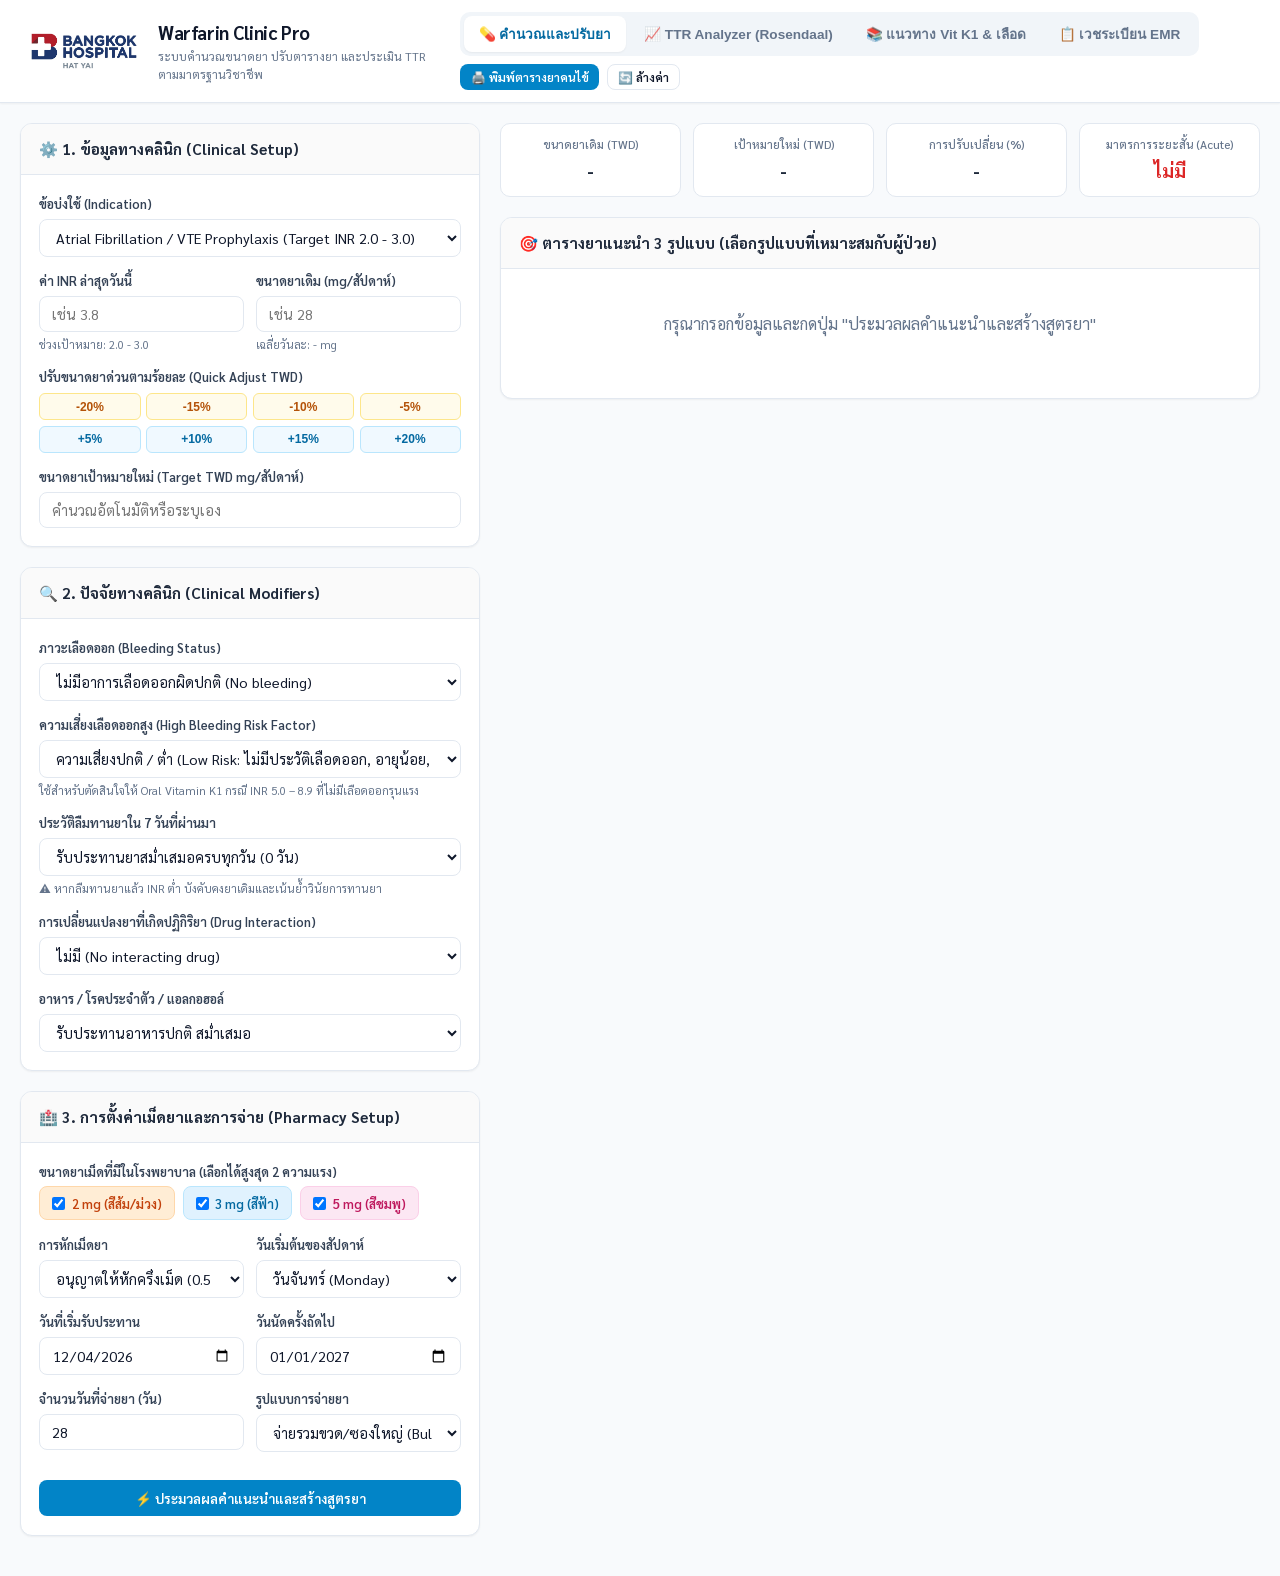
<file: index.html>
<!DOCTYPE html>
<html lang="th">
<head>
  <meta charset="UTF-8">
  <meta name="viewport" content="width=device-width, initial-scale=1.0">
  <title>Warfarin Clinic Pro - เครื่องคำนวณขนาดยาและประเมิน TTR ทางคลินิก</title>
  
  <!-- BDMS Favicon -->
  <link rel="icon" type="image/x-icon" href="assets/favicon.ico">
  <link rel="shortcut icon" type="image/x-icon" href="assets/favicon.ico">

  <!-- Google Fonts: Sarabun & Inter -->
  <link rel="preconnect" href="https://fonts.googleapis.com">
  <link rel="preconnect" href="https://fonts.gstatic.com" crossorigin>
  <link href="https://fonts.googleapis.com/css2?family=Sarabun:wght@300;400;500;600;700&family=Inter:wght@400;500;600;700&display=swap" rel="stylesheet">
  
  <!-- External CSS -->
  <link rel="stylesheet" href="css/styles.css">
</head>
<body>

  <!-- App Header with Original Logo & BDMS Favicon -->
  <header class="app-header">
    <div class="header-container">
      <div class="brand">
        <img class="brand-logo-img" src="assets/logo.jpg" alt="Warfarin Clinic Logo">
        <div class="brand-title">
          <h1>Warfarin Clinic Pro</h1>
          <p>ระบบคำนวณขนาดยา ปรับตารางยา และประเมิน TTR ตามมาตรฐานวิชาชีพ</p>
        </div>
      </div>

      <div class="header-actions">
        <div class="tab-nav">
          <button type="button" class="tab-btn active" data-tab="tab-calculator">💊 คำนวณและปรับยา</button>
          <button type="button" class="tab-btn" data-tab="tab-ttr">📈 TTR Analyzer (Rosendaal)</button>
          <button type="button" class="tab-btn" data-tab="tab-protocols">📚 แนวทาง Vit K1 & เลือด</button>
          <button type="button" class="tab-btn" data-tab="tab-export">📋 เวชระเบียน EMR</button>
        </div>

        <button type="button" class="btn btn-primary btn-sm" id="printHeaderBtn">🖨️ พิมพ์ตารางยาคนไข้</button>
        <button type="button" class="btn btn-secondary btn-sm" id="resetHeaderBtn">🔄 ล้างค่า</button>
      </div>
    </div>
  </header>

  <!-- Main Container -->
  <main class="main-container">

    <!-- TAB 1: DOSE CALCULATOR -->
    <div class="tab-pane active" id="tab-calculator">
      <div class="grid-2col">
        
        <!-- LEFT COLUMN: INPUTS -->
        <div class="calculator-inputs">
          <div class="card">
            <div class="card-header">
              <h3>⚙️ 1. ข้อมูลทางคลินิก (Clinical Setup)</h3>
            </div>
            <div class="card-body">
              
              <!-- Indication & Target Range -->
              <div class="form-group">
                <label class="form-label" for="indicationSelect">ข้อบ่งใช้ (Indication)</label>
                <select id="indicationSelect" class="form-select">
                  <option value="af">Atrial Fibrillation / VTE Prophylaxis (Target INR 2.0 - 3.0)</option>
                  <option value="vte">DVT / Pulmonary Embolism Treatment (Target INR 2.0 - 3.0)</option>
                  <option value="mech_avr">Mechanical Aortic Valve (Bileaflet/Low risk) (Target INR 2.0 - 3.0)</option>
                  <option value="mech_mvr">Mechanical Mitral Valve / High Risk (Target INR 2.5 - 3.5)</option>
                  <option value="aps">Antiphospholipid Syndrome (APS) (Target INR 2.5 - 3.5)</option>
                  <option value="custom">กำหนดช่วงเป้าหมายเอง (Custom Range)</option>
                </select>
              </div>

              <div class="form-row" id="customTargetRow" style="display: none;">
                <div class="form-group">
                  <label class="form-label">Target Min</label>
                  <input type="number" id="customMinINR" class="form-control" value="2.0" step="0.1">
                </div>
                <div class="form-group">
                  <label class="form-label">Target Max</label>
                  <input type="number" id="customMaxINR" class="form-control" value="3.0" step="0.1">
                </div>
              </div>

              <!-- Current INR & Weekly Dose -->
              <div class="form-row">
                <div class="form-group">
                  <label class="form-label" for="currentINR">ค่า INR ล่าสุดวันนี้</label>
                  <input type="number" id="currentINR" class="form-control" placeholder="เช่น 3.8" step="0.01" min="0.5" max="20">
                  <div class="help-text" id="targetRangeDisplay">ช่วงเป้าหมาย: 2.0 - 3.0</div>
                </div>
                <div class="form-group">
                  <label class="form-label" for="currentWeeklyDose">ขนาดยาเดิม (mg/สัปดาห์)</label>
                  <input type="number" id="currentWeeklyDose" class="form-control" placeholder="เช่น 28" step="0.5" min="1">
                  <div class="help-text" id="dailyAvgDisplay">เฉลี่ยวันละ: - mg</div>
                </div>
              </div>

              <!-- Quick Adjust Percentage -->
              <div class="form-group">
                <label class="form-label">ปรับขนาดยาด่วนตามร้อยละ (Quick Adjust TWD)</label>
                <div class="quick-adjust-group">
                  <button type="button" class="quick-btn dec" data-pct="-20">-20%</button>
                  <button type="button" class="quick-btn dec" data-pct="-15">-15%</button>
                  <button type="button" class="quick-btn dec" data-pct="-10">-10%</button>
                  <button type="button" class="quick-btn dec" data-pct="-5">-5%</button>
                  <button type="button" class="quick-btn inc" data-pct="5">+5%</button>
                  <button type="button" class="quick-btn inc" data-pct="10">+10%</button>
                  <button type="button" class="quick-btn inc" data-pct="15">+15%</button>
                  <button type="button" class="quick-btn inc" data-pct="20">+20%</button>
                </div>
              </div>

              <!-- Target Weekly Dose -->
              <div class="form-group">
                <label class="form-label" for="targetWeeklyDose">ขนาดยาเป้าหมายใหม่ (Target TWD mg/สัปดาห์)</label>
                <input type="number" id="targetWeeklyDose" class="form-control" placeholder="คำนวณอัตโนมัติหรือระบุเอง" step="0.25">
              </div>

            </div>
          </div>

          <!-- Card: Clinical Modifiers -->
          <div class="card">
            <div class="card-header">
              <h3>🔍 2. ปัจจัยทางคลินิก (Clinical Modifiers)</h3>
            </div>
            <div class="card-body">
              
              <div class="form-group">
                <label class="form-label" for="bleedingStatus">ภาวะเลือดออก (Bleeding Status)</label>
                <select id="bleedingStatus" class="form-select">
                  <option value="none">ไม่มีอาการเลือดออกผิดปกติ (No bleeding)</option>
                  <option value="minor">เลือดออกเล็กน้อย เช่น เลือดกำเดา/แปรงฟันแล้วเลือดออก (Minor bleeding)</option>
                  <option value="major">🚨 เลือดออกรุนแรง / อาเจียนเป็นเลือด / ถ่ายดำ / ซีดฮวบ (Major bleeding - ฉุกเฉิน)</option>
                </select>
              </div>

              <div class="form-group">
                <label class="form-label" for="highBleedingRisk">ความเสี่ยงเลือดออกสูง (High Bleeding Risk Factor)</label>
                <select id="highBleedingRisk" class="form-select">
                  <option value="false">ความเสี่ยงปกติ / ต่ำ (Low Risk: ไม่มีประวัติเลือดออก, อายุน้อย, ไตปกติ)</option>
                  <option value="true">⚠️ ความเสี่ยงสูง (High Risk: อายุ ≥ 65 ปี, ประวัติ GI bleed, eGFR < 30, ใช้ NSAIDs/Antiplatelet ร่วม, HAS-BLED ≥ 3)</option>
                </select>
                <div class="help-text">ใช้สำหรับตัดสินใจให้ Oral Vitamin K1 กรณี INR 5.0 – 8.9 ที่ไม่มีเลือดออกรุนแรง</div>
              </div>

              <div class="form-group">
                <label class="form-label" for="missedDoses">ประวัติลืมทานยาใน 7 วันที่ผ่านมา</label>
                <select id="missedDoses" class="form-select">
                  <option value="0">รับประทานยาสม่ำเสมอครบทุกวัน (0 วัน)</option>
                  <option value="1">ลืมรับประทานยา 1 วัน</option>
                  <option value="2">ลืมรับประทานยา 2 วัน</option>
                  <option value="3">ลืมรับประทานยา >= 3 วัน (Non-adherence รุนแรง)</option>
                </select>
                <div class="help-text">⚠️ หากลืมทานยาแล้ว INR ต่ำ บังคับคงยาเดิมและเน้นย้ำวินัยการทานยา</div>
              </div>

              <div class="form-group">
                <label class="form-label" for="drugInteraction">การเปลี่ยนแปลงยาที่เกิดปฏิกิริยา (Drug Interaction)</label>
                <select id="drugInteraction" class="form-select">
                  <option value="none">ไม่มี (No interacting drug)</option>
                  <option value="cyp_inhibitor">เริ่มยาที่ยับยั้ง CYP2C9 (Amiodarone, Bactrim, Fluconazole, Metronidazole)</option>
                  <option value="cyp_inducer">เริ่มยาที่กระตุ้น CYP (Rifampicin, Carbamazepine, Phenytoin)</option>
                  <option value="nsaids">ใช้ NSAIDs / Antiplatelet ร่วมด้วย (เพิ่มความเสี่ยงเลือดออกทางเดินอาหาร)</option>
                </select>
              </div>

              <div class="form-group">
                <label class="form-label" for="dietChange">อาหาร / โรคประจำตัว / แอลกอฮอล์</label>
                <select id="dietChange" class="form-select">
                  <option value="none">รับประทานอาหารปกติ สม่ำเสมอ</option>
                  <option value="high_vitk">รับประทานผักใบเขียวเข้ม / ชาเขียว / วิตามินเคสูงมากผิดปกติ (ลด INR)</option>
                  <option value="poor_intake">เบื่ออาหาร / ทานอาหารไม่ได้ / ไข้ติดเชื้อ / ท้องเสีย (เพิ่ม INR)</option>
                  <option value="alcohol">ดื่มแอลกอฮอล์ปริมาณมากเฉียบพลัน (Acute binge - เพิ่ม INR รุนแรง)</option>
                </select>
              </div>

            </div>
          </div>

          <!-- Card: Pharmacy Setup -->
          <div class="card">
            <div class="card-header">
              <h3>🏥 3. การตั้งค่าเม็ดยาและการจ่าย (Pharmacy Setup)</h3>
            </div>
            <div class="card-body">
              
              <div class="form-group">
                <label class="form-label">ขนาดยาเม็ดที่มีในโรงพยาบาล (เลือกได้สูงสุด 2 ความแรง)</label>
                <div class="pill-checkbox-group">
                  <label class="pill-check-label strength-2">
                    <input type="checkbox" class="strength-chk" value="2" checked> 2 mg (สีส้ม/ม่วง)
                  </label>
                  <label class="pill-check-label strength-3">
                    <input type="checkbox" class="strength-chk" value="3" checked> 3 mg (สีฟ้า)
                  </label>
                  <label class="pill-check-label strength-5">
                    <input type="checkbox" class="strength-chk" value="5" checked> 5 mg (สีชมพู)
                  </label>
                </div>
              </div>

              <div class="form-row">
                <div class="form-group">
                  <label class="form-label" for="allowHalfTabs">การหักเม็ดยา</label>
                  <select id="allowHalfTabs" class="form-select">
                    <option value="true">อนุญาตให้หักครึ่งเม็ด (0.5 เม็ด)</option>
                    <option value="false">ใช้เฉพาะเต็มเม็ดเท่านั้น (No half tabs)</option>
                  </select>
                </div>
                <div class="form-group">
                  <label class="form-label" for="startDay">วันเริ่มต้นของสัปดาห์</label>
                  <select id="startDay" class="form-select">
                    <option value="0">วันจันทร์ (Monday)</option>
                    <option value="1">วันอังคาร (Tuesday)</option>
                    <option value="2">วันพุธ (Wednesday)</option>
                    <option value="3">วันพฤหัสบดี (Thursday)</option>
                    <option value="4">วันศุกร์ (Friday)</option>
                    <option value="5">วันเสาร์ (Saturday)</option>
                    <option value="6">วันอาทิตย์ (Sunday)</option>
                  </select>
                </div>
              </div>

              <div class="form-row">
                <div class="form-group">
                  <label class="form-label" for="startDate">วันที่เริ่มรับประทาน</label>
                  <input type="date" id="startDate" class="form-control">
                </div>
                <div class="form-group">
                  <label class="form-label" for="followUpDate">วันนัดครั้งถัดไป</label>
                  <input type="date" id="followUpDate" class="form-control">
                </div>
              </div>

              <div class="form-row">
                <div class="form-group">
                  <label class="form-label" for="daysSupply">จำนวนวันที่จ่ายยา (วัน)</label>
                  <input type="number" id="daysSupply" class="form-control" value="28" min="1" max="180">
                </div>
                <div class="form-group">
                  <label class="form-label" for="dispenseMode">รูปแบบการจ่ายยา</label>
                  <select id="dispenseMode" class="form-select">
                    <option value="bulk">จ่ายรวมขวด/ซองใหญ่ (Bulk Bottle)</option>
                    <option value="split">จัดซองแยกรายวัน (Split Daily Packets)</option>
                  </select>
                </div>
              </div>

              <div style="margin-top: 1rem;">
                <button type="button" class="btn btn-primary" id="calculateBtn" style="width: 100%;">
                  ⚡ ประมวลผลคำแนะนำและสร้างสูตรยา
                </button>
              </div>

            </div>
          </div>

        </div>

        <!-- RIGHT COLUMN: RESULTS & REGIMENS -->
        <div class="calculator-results">
          
          <div id="clinicalAlertBanner"></div>

          <!-- Dose Metric Overview -->
          <div class="metric-grid">
            <div class="metric-box">
              <div class="metric-label">ขนาดยาเดิม (TWD)</div>
              <div class="metric-value" id="dispCurrentTWD">-</div>
            </div>
            <div class="metric-box">
              <div class="metric-label">เป้าหมายใหม่ (TWD)</div>
              <div class="metric-value" id="dispTargetTWD">-</div>
            </div>
            <div class="metric-box">
              <div class="metric-label">การปรับเปลี่ยน (%)</div>
              <div class="metric-value" id="dispPctChange">-</div>
            </div>
            <div class="metric-box">
              <div class="metric-label">มาตรการระยะสั้น (Acute)</div>
              <div class="metric-value hold" id="dispAcuteAction">ไม่มี</div>
            </div>
          </div>

          <!-- Week 1 Acute Transition Card (Shows Hold Days clearly) -->
          <div class="card" id="acuteTransitionCard" style="display: none; border-left: 4px solid var(--warning);">
            <div class="card-header" style="background: #fffbeb;">
              <h3 style="color: #b45309;">⚠️ แผนการรับประทานสัปดาห์ที่ 1 (Acute Transition Phase)</h3>
            </div>
            <div class="card-body" id="acuteTransitionBody"></div>
          </div>

          <!-- Regimen Candidates Selection -->
          <div class="card">
            <div class="card-header">
              <h3>🎯 ตารางยาแนะนำ 3 รูปแบบ (เลือกรูปแบบที่เหมาะสมกับผู้ป่วย)</h3>
            </div>
            <div class="card-body">
              <div class="regimen-candidates" id="candidatesGrid">
                <div style="grid-column: 1/-1; text-align: center; color: var(--text-muted); padding: 1.5rem;">
                  กรุณากรอกข้อมูลและกดปุ่ม "ประมวลผลคำแนะนำและสร้างสูตรยา"
                </div>
              </div>

              <!-- Selected Regimen Schedule Views (Calendar / Split / Weekly) -->
              <div id="selectedRegimenDetails" style="display: none;">
                
                <!-- View Switcher -->
                <div style="display: flex; justify-content: space-between; align-items: center; margin-bottom: 0.75rem; flex-wrap: wrap; gap: 0.5rem;">
                  <h4 style="font-size: 0.95rem; color: #1e293b; font-weight: 700;">
                    📅 ตารางการรับประทานยาตามวันจริง (Medication Schedule)
                  </h4>
                  <div class="calendar-view-switcher">
                    <button type="button" class="cal-switch-btn active" data-view="calendar">📅 ปฏิทินรายเดือน (7 วัน)</button>
                    <button type="button" class="cal-switch-btn" data-view="split">📋 ตารางแยกซองรายวัน</button>
                    <button type="button" class="cal-switch-btn" data-view="weekly">🔄 ตารางรอบสัปดาห์</button>
                  </div>
                </div>

                                <!-- Printable Patient Calendar Header (Visible only when printed) -->
                <div class="print-patient-header" id="printPatientHeader">
                  <div class="print-header-top">
                    <div class="print-header-brand">
                      <img src="assets/logo.jpg" alt="Logo" class="print-logo-img">
                      <div>
                        <h2 class="print-clinic-title">Warfarin Anticoagulation Clinic</h2>
                        <div class="print-clinic-sub">ตารางการรับประทานยาวาร์ฟารินสำหรับผู้ป่วย (Patient Medication Calendar)</div>
                      </div>
                    </div>
                    <div class="print-date-badge">
                      วันที่สั่งยา: <strong id="printDateGenerated">-</strong>
                    </div>
                  </div>
                  <div class="print-patient-meta-grid">
                    <div class="print-meta-col">
                      <div><strong>ชื่อ-นามสกุล:</strong> ___________________________________</div>
                      <div style="margin-top: 5px;"><strong>ข้อบ่งใช้:</strong> <span id="printIndicationText">-</span></div>
                    </div>
                    <div class="print-meta-col">
                      <div><strong>HN:</strong> ______________________</div>
                      <div style="margin-top: 5px;"><strong>ช่วงเป้าหมาย (Target INR):</strong> <strong id="printTargetINRText" style="color:#0369a1;">2.0 – 3.0</strong></div>
                    </div>
                    <div class="print-meta-col">
                      <div><strong>INR ครั้งนี้:</strong> <strong id="printCurrentINRText" style="color:#b45309;">-</strong></div>
                      <div style="margin-top: 5px;"><strong>วันนัดตรวจครั้งถัดไป:</strong> <strong id="printNextApptText" style="color:#b91c1c;">-</strong></div>
                    </div>
                  </div>
                </div>

                <!-- VIEW 1: 7-Column Medication Calendar Grid -->
                <div id="medicationCalendarContainer">
                  <div class="calendar-wrapper">
                    <div class="calendar-weekday-bar">
                      <div>วันจันทร์ (Mon)</div>
                      <div>วันอังคาร (Tue)</div>
                      <div>วันพุธ (Wed)</div>
                      <div>วันพฤหัสบดี (Thu)</div>
                      <div>วันศุกร์ (Fri)</div>
                      <div>วันเสาร์ (Sat)</div>
                      <div>วันอาทิตย์ (Sun)</div>
                    </div>
                    <div class="calendar-grid" id="medicationCalendarGrid"></div>
                  </div>
                </div>

                <!-- VIEW 2: Split-packet Daily Schedule Table -->
                <div id="splitScheduleContainer" style="display: none;">
                  <div class="split-table-wrapper">
                    <table class="split-table">
                      <thead>
                        <tr>
                          <th>ลำดับ</th>
                          <th>วันที่</th>
                          <th>วันในสัปดาห์</th>
                          <th>ขนาดยา</th>
                          <th>ภาพเม็ดยา</th>
                          <th style="text-align: left;">วิธีรับประทาน</th>
                        </tr>
                      </thead>
                      <tbody id="splitScheduleTbody"></tbody>
                    </table>
                  </div>
                </div>

                <!-- VIEW 3: Weekly 7-Day Matrix Table -->
                <div id="weeklyScheduleContainer" style="display: none;">
                  <table class="schedule-table" id="weeklyScheduleTable">
                    <thead>
                      <tr>
                        <th>วัน</th>
                        <th>ขนาดยา (mg)</th>
                        <th>เม็ดยาที่รับประทาน</th>
                        <th>ภาพเม็ดยา</th>
                      </tr>
                    </thead>
                    <tbody id="weeklyScheduleTbody"></tbody>
                  </table>
                </div>

                <!-- Patient Advice Instructions Banner -->
                <div class="patient-advice-box">
                  <strong>📌 คำแนะนำสำคัญสำหรับผู้ป่วย:</strong>
                  รับประทานยาวันละ 1 ครั้ง ในเวลาเดียวกันทุกวัน (แนะนำช่วง 18.00 – 20.00 น.) | หากลืมรับประทานยา ให้รับประทานทันทีที่นึกได้ในวันนั้น <u>ห้ามเพิ่มขนาดยาเป็นสองเท่า</u> ในวันถัดไปโดยเด็ดขาด | หากมีอาการเลือดออกผิดปกติ เช่น เลือดกำเดาไหลไม่หยุด ถ่ายอุจจาระสีดำ หรือจ้ำเลือดขนาดใหญ่ผิดปกติ ให้มาพบแพทย์ทันที
                </div>

              </div>

            </div>
          </div>

          <!-- Dispense & Calendar Details -->
          <div class="card" id="dispenseCard" style="display: none;">
            <div class="card-header">
              <h3>📦 สรุปจำนวนเม็ดยาที่ต้องจ่าย (Pharmacy Dispensing Total)</h3>
            </div>
            <div class="card-body">
              <div id="dispenseSummaryContent"></div>
            </div>
          </div>

        </div>

      </div>
    </div>

    <!-- TAB 2: TTR ANALYZER (ROSENDAAL METHOD) -->
    <div class="tab-pane" id="tab-ttr">
      <div class="card">
        <div class="card-header">
          <h3>📈 การประเมิน Time in Therapeutic Range (TTR) ด้วยวิธี Rosendaal Linear Interpolation</h3>
        </div>
        <div class="card-body">
          <p style="font-size: 0.85rem; color: var(--text-muted); margin-bottom: 1rem;">
            TTR เป็นดัชนีชี้วัดคุณภาพการรักษาด้วยยา Warfarin ตามเกณฑ์สากล โดยเป้าหมายคุณภาพการควบคุมการแข็งตัวของเลือดที่ดีควรมีค่า <strong>TTR &ge; 65% - 70%</strong>
          </p>

          <div style="display: grid; grid-template-columns: 360px 1fr; gap: 1.5rem;">
            
            <!-- TTR Score Gauge Card -->
            <div class="ttr-gauge-card">
              <div style="font-size: 0.85rem; color: var(--text-muted); font-weight: 600;">Rosendaal TTR Score</div>
              <div class="ttr-score-number" id="ttrScoreDisplay" style="color: var(--primary);">- %</div>
              <div class="ttr-status-badge" id="ttrStatusBadge" style="background: #e2e8f0; color: #334155;">รอข้อมูลคำนวณ</div>
              
              <div style="margin-top: 1.5rem; text-align: left; font-size: 0.8rem; border-top: 1px solid var(--border); padding-top: 1rem;">
                <div style="display: flex; justify-content: space-between; margin-bottom: 0.3rem;">
                  <span>วันทั้งหมดที่ประเมิน:</span>
                  <strong id="ttrTotalDays">0 วัน</strong>
                </div>
                <div style="display: flex; justify-content: space-between; margin-bottom: 0.3rem;">
                  <span>วันที่ INR อยู่ในเป้าหมาย:</span>
                  <strong id="ttrInTargetDays">0 วัน</strong>
                </div>
                <div style="display: flex; justify-content: space-between;">
                  <span>Direct Visit %:</span>
                  <strong id="ttrDirectVisitPct">0%</strong>
                </div>
              </div>

              <div style="margin-top: 1rem;">
                <button type="button" class="btn btn-secondary btn-sm" id="loadSampleTTRBtn" style="width: 100%;">
                  📥 โหลดตัวอย่างประวัติ INR 5 ครั้ง
                </button>
              </div>
            </div>

            <!-- INR Log Table -->
            <div>
              <div style="display: flex; justify-content: space-between; align-items: center; margin-bottom: 0.5rem;">
                <h4 style="font-size: 0.9rem;">ประวัติผลตรวจ INR แต่ละครั้ง</h4>
                <button type="button" class="btn btn-secondary btn-sm" id="addINRRowBtn">+ เพิ่มบันทึก INR</button>
              </div>

              <table class="ttr-table" id="inrHistoryTable">
                <thead>
                  <tr>
                    <th>ครั้งที่</th>
                    <th>วันที่ตรวจ (Date)</th>
                    <th>ผล INR</th>
                    <th>ช่วงเป้าหมาย</th>
                    <th>สถานะ</th>
                    <th>ลบ</th>
                  </tr>
                </thead>
                <tbody id="inrHistoryTbody"></tbody>
              </table>

              <div style="margin-top: 1rem;">
                <button type="button" class="btn btn-primary" id="calculateTTRBtn">
                  📊 คำนวณค่า Rosendaal TTR ทันที
                </button>
              </div>

              <div id="ttrClinicalAdvice" style="margin-top: 1rem;"></div>
            </div>

          </div>
        </div>
      </div>
    </div>

        <!-- TAB 4: CLINICAL PROTOCOLS & REFACTOR COMPARISON -->
    <div class="tab-pane" id="tab-protocols">
      <div class="card" style="margin-bottom: 1.5rem;">
        <div class="card-header">
          <h3>📚 แนวทางการบริหารยา Vitamin K1 (Phytonadione) และ Blood Products</h3>
          <span class="badge-rank" style="background: var(--primary); color: #fff;">CHEST & Thai Heart Guidelines</span>
        </div>
        <div class="card-body">
          <p style="font-size: 0.85rem; color: var(--text-muted); margin-bottom: 1.25rem;">
            ตารางเปรียบเทียบแนวทางปฏิบัติทางคลินิกเมื่อผู้ป่วยมีระดับ INR สูงเกินเป้าหมาย หรือมีภาวะเลือดออกผิดปกติ สำหรับบุคลากรทางการแพทย์และเภสัชกรคลินิก
          </p>

          <!-- Table 1.1: Clinical Decision Matrix -->
          <h4 style="font-size: 0.95rem; font-weight: 700; color: #1e293b; margin-bottom: 0.75rem;">
            🔹 ตารางที่ 1.1: Clinical Decision Matrix (จำแนกตามระดับ INR และภาวะเลือดออก)
          </h4>
          <div class="protocol-table-wrapper">
            <table class="protocol-matrix-table">
              <thead>
                <tr>
                  <th style="width: 22%;">สถานการณ์ทางคลินิก (Clinical Condition)</th>
                  <th style="width: 14%;">การจัดการ Warfarin</th>
                  <th style="width: 24%;">การบริหาร Vitamin K1 (Phytonadione)</th>
                  <th style="width: 22%;">การให้สารทดแทน Blood Products</th>
                  <th style="width: 18%;">การติดตามผล (Monitoring)</th>
                </tr>
              </thead>
              <tbody>
                <tr class="row-warning-low">
                  <td>
                    <strong>INR 5.0 – 8.9</strong><br>
                    <span class="badge-sub">ไม่มีเลือดออก & เสี่ยงต่ำ</span>
                  </td>
                  <td><span class="action-tag tag-hold">งดยา 1–2 มื้อ</span></td>
                  <td><span class="action-tag tag-none">ไม่ต้องให้</span><br><small style="color:var(--text-muted);">ป้องกันภาวะดื้อยา</small></td>
                  <td><span class="action-tag tag-none">ไม่ต้องให้</span></td>
                  <td>ติดตาม INR จนเข้าเป้าหมาย แล้วเริ่มยาใหม่โดยลด TWD ลง 10%–20%</td>
                </tr>
                <tr class="row-warning-high">
                  <td>
                    <strong>INR 5.0 – 8.9</strong><br>
                    <span class="badge-sub danger">ไม่มีเลือดออก แต่เสี่ยงเลือดออกสูง</span>
                  </td>
                  <td><span class="action-tag tag-hold">งดยา 1–2 มื้อ</span></td>
                  <td>
                    <strong style="color: #b45309;">Oral Vitamin K1: 1.0 – 2.5 mg</strong><br>
                    <span class="route-badge oral">รับประทาน 1 ครั้ง</span>
                  </td>
                  <td><span class="action-tag tag-none">ไม่ต้องให้</span></td>
                  <td>ตรวจ INR ซ้ำใน 24–48 ชม. แล้วปรับลด TWD ลง 10%–20%</td>
                </tr>
                <tr class="row-danger">
                  <td>
                    <strong>INR ≥ 9.0</strong><br>
                    <span class="badge-sub danger">ไม่มีเลือดออกรุนแรง (วิกฤต)</span>
                  </td>
                  <td><span class="action-tag tag-hold">งดยาชั่วคราว (1–2 วัน)</span></td>
                  <td>
                    <strong style="color: #dc2626;">Oral Vitamin K1: 2.5 – 5.0 mg</strong><br>
                    <span class="route-badge oral">รับประทาน 1 ครั้ง</span>
                  </td>
                  <td><span class="action-tag tag-none">ไม่ต้องให้</span></td>
                  <td>ตรวจ INR ซ้ำใน 24 ชม. หากยังสูงพิจารณาให้ oral Vit K1 ซ้ำ 1.0–2.0 mg</td>
                </tr>
                <tr class="row-critical">
                  <td>
                    <strong>Major / Life-Threatening Bleeding</strong><br>
                    <span class="badge-sub critical">ระดับ INR ใดๆ (ฉุกเฉินสูงสุด)</span>
                  </td>
                  <td><span class="action-tag tag-critical">หยุดยาทันที</span></td>
                  <td>
                    <strong style="color: #991b1b;">IV Vitamin K1: 10 mg</strong><br>
                    <span class="route-badge iv">Slow IV Infusion อย่างน้อย 30 นาที</span>
                  </td>
                  <td>
                    <strong style="color: #1e3a8a;">4-Factor PCC (25–50 IU/kg)</strong><br>
                    <small style="color:var(--text-muted);">หรือ FFP (15 mL/kg) หากไม่มี PCC</small>
                  </td>
                  <td>เจาะ INR ซ้ำใน 30 นาที (หลัง PCC) หรือติดตามทุก 12 ชม. ให้ Vit K1 ซ้ำได้ทุก 12 ชม.</td>
                </tr>
              </tbody>
            </table>
          </div>

          <!-- Table 1.2: Pharmacology & Administration Rules -->
          <h4 style="font-size: 0.95rem; font-weight: 700; color: #1e293b; margin: 1.75rem 0 0.75rem 0;">
            🔹 ตารางที่ 1.2: คุณสมบัติทางเภสัชวิทยาและการบริหารยา (Pharmacology & Administration Rules)
          </h4>
          <div class="protocol-table-wrapper">
            <table class="protocol-matrix-table">
              <thead>
                <tr>
                  <th style="width: 22%;">ตัวยา / สารทดแทน</th>
                  <th style="width: 22%;">เส้นทางการให้ยา (Route)</th>
                  <th style="width: 18%;">ระยะเวลาออกฤทธิ์ (Onset / Peak)</th>
                  <th style="width: 38%;">ข้อควรระวังและเงื่อนไขความปลอดภัย (Safety & Warnings)</th>
                </tr>
              </thead>
              <tbody>
                <tr>
                  <td><strong>Oral Vitamin K1 (Phytonadione)</strong></td>
                  <td><span class="route-badge oral">รับประทาน (PO)</span></td>
                  <td>Onset: 8–24 ชม.<br>Peak: 24 ชม.</td>
                  <td>
                    <span style="color: #166534; font-weight: 600;">✔ เป็นเส้นทางที่ปลอดภัยที่สุด</span><br>
                    หลีกเลี่ยงการใช้ขนาดสูงเกินไปเพื่อป้องกันภาวะดื้อยาวาร์ฟาริน (Warfarin Resistance) เมื่อเริ่มยาใหม่
                  </td>
                </tr>
                <tr>
                  <td><strong>IV Vitamin K1 (Phytonadione)</strong></td>
                  <td><span class="route-badge iv">หยดเข้าทางหลอดเลือดดำช้าๆ (Slow IV Infusion)</span></td>
                  <td>Onset: 6–8 ชม.<br>Peak: 12–24 ชม.</td>
                  <td>
                    <span style="color: #b45309; font-weight: 600;">⚠️ ต้องผสมสารน้ำหยดช้าๆ อย่างน้อย 30 นาที</span> เพื่อป้องกันปฏิกิริยาแพ้รุนแรง (Anaphylaxis/Hypotension)<br>
                    <span style="color: #dc2626; font-weight: 700;">❌ ห้ามฉีด IM หรือ SC เด็ดขาด</span> เนื่องจากดูดซึมไม่แน่นอนและเสี่ยงต่อการเกิดก้อนเลือดอุดกั้น (Hematoma)
                  </td>
                </tr>
                <tr>
                  <td><strong>4-Factor PCC (Prothrombin Complex Concentrate)</strong></td>
                  <td><span class="product-badge pcc">IV Direct / Infusion</span></td>
                  <td>Onset: ทันที (15–30 นาที)<br>Peak: ทันที</td>
                  <td>
                    <span style="color: #1e40af; font-weight: 600;">🌟 เป็น First-line Agent ในการแก้ไขภาวะเลือดออกวิกฤต</span><br>
                    เนื่องจากมีปริมาณ Clotting Factors II, VII, IX, X เข้มข้น และใช้ปริมาตรสารน้ำน้อย
                  </td>
                </tr>
                <tr>
                  <td><strong>FFP (Fresh Frozen Plasma)</strong></td>
                  <td><span class="product-badge ffp">IV Infusion</span></td>
                  <td>Onset: ช้ากว่า PCC (ต้องใช้เวลาละลายและให้ปริมาตรมาก)</td>
                  <td>
                    <span style="color: #64748b; font-weight: 600;">ใช้เป็น Second-line เมื่อไม่มี PCC</span><br>
                    ขนาดบริหารมาตรฐาน 15 mL/kg หรือ 2–4 units | <span style="color: #dc2626;">ระวังภาวะน้ำเกิน (Fluid Overload)</span>
                  </td>
                </tr>
              </tbody>
            </table>
          </div>

          <!-- Section 3: Web Application Rule Engine (JSON Logic) -->
          <h4 style="font-size: 0.95rem; font-weight: 700; color: #1e293b; margin: 1.75rem 0 0.75rem 0;">
            🔹 โครงสร้างเงื่อนไขสำหรับประมวลผล (Web Application Rules / JSON Logic)
          </h4>
          <div class="code-box">
            <pre><code>{
  "rules": [
    {
      "condition": "bleeding_status == 'MAJOR_BLEEDING'",
      "action": {
        "hold_warfarin": true,
        "vitamin_k": { "dose_mg": 10, "route": "SLOW_IV_INFUSION", "duration_min": 30 },
        "blood_product": { "primary": "4_FACTOR_PCC", "dose_units_per_kg": "25-50", "alternative": "FFP_15_ML_KG" },
        "recheck_inr_hours": 0.5
      }
    },
    {
      "condition": "bleeding_status == 'NONE' && inr >= 9.0",
      "action": {
        "hold_warfarin": true,
        "vitamin_k": { "dose_mg": 2.5, "route": "ORAL", "max_dose_mg": 5.0 },
        "blood_product": null,
        "recheck_inr_hours": 24
      }
    },
    {
      "condition": "bleeding_status == 'NONE' && inr >= 5.0 && inr < 9.0 && high_bleeding_risk == true",
      "action": {
        "hold_warfarin_doses": "1-2",
        "vitamin_k": { "dose_mg": 1.0, "route": "ORAL", "max_dose_mg": 2.5 },
        "blood_product": null,
        "recheck_inr_hours": 24
      }
    }
  ]
}</code></pre>
          </div>

          <!-- Section 4: Key Improvements Table -->
          <h4 style="font-size: 0.95rem; font-weight: 700; color: #1e293b; margin: 1.75rem 0 0.75rem 0;">
            🔹 2. สรุปข้อปรับปรุงของ Code เดิม (Key Improvements & Refactor)
          </h4>
          <div class="protocol-table-wrapper">
            <table class="protocol-matrix-table refactor-table">
              <thead>
                <tr>
                  <th style="width: 22%;">ประเด็นตรรกะ (Logic Domain)</th>
                  <th style="width: 25%;">โค้ดเดิม (Legacy Flawed Code)</th>
                  <th style="width: 25%;">โค้ดระบบใหม่ (Refactored Logic)</th>
                  <th style="width: 28%;">ผลลัพธ์ทางคลินิก (Clinical Impact)</th>
                </tr>
              </thead>
              <tbody>
                <tr>
                  <td><strong>การคำนวณขนาดยาประจำสัปดาห์ (TWD Calculation)</strong></td>
                  <td class="legacy-col">นำขนาดยาที่สั่งหยุดชั่วคราว (Hold dose เช่น 5 mg) ไปลบออกจาก Total Weekly Dose (TWD) ถาวร</td>
                  <td class="refactored-col">แยกสัปดาห์แรก (Acute Transition) ออกจากสัปดาห์ถัดไป (Maintenance Regimen) อย่างเด็ดขาด</td>
                  <td>
                    <span class="badge-impact critical">ป้องกัน Permanent Underdosing</span><br>
                    ลดความเสี่ยงต่อการเกิดลิ่มเลือดอุดตันซ้ำ (Thromboembolism / Ischemic Stroke)
                  </td>
                </tr>
                <tr>
                  <td><strong>การคำนวณ TTR (Rosendaal Interpolation)</strong></td>
                  <td class="legacy-col">คำนวณแบบ Simple Percentage (PINRR) หรือประมวลผลช่วงวันที่นัดเจาะผิดพลาดเมื่อวันนัดไม่สม่ำเสมอ</td>
                  <td class="refactored-col">ใช้ Linear Interpolation ตามวิธี Rosendaal Method คำนวณตามจำนวนวันจริง (Person-Time)</td>
                  <td>
                    <span class="badge-impact success">มาตรฐานสากล Gold Standard</span><br>
                    ได้ค่า TTR ที่สะท้อนคุณภาพการควบคุมระดับยาที่แท้จริงตามเกณฑ์มาตรฐาน (Target TTR ≥ 65% – 70%)
                  </td>
                </tr>
                <tr>
                  <td><strong>การจัดการภาวะ INR สูงวิกฤต (High INR Crisis)</strong></td>
                  <td class="legacy-col">คำนวณเฉพาะการลดขนาดยา โดยไม่ได้ประเมินภาวะ Bleeding และปัจจัยเสี่ยงร่วม</td>
                  <td class="refactored-col">ประมวลผล Rule-Based Engine ครอบคลุมทั้ง INR, Bleeding Severity, High Risk Factors และชนิดลิ้นหัวใจ</td>
                  <td>
                    <span class="badge-impact warning">ความปลอดภัยสูงสุด</span><br>
                    แนะนำการสั่งใช้อย่างถูกต้อง ทั้งชนิดขนาดยา (Oral/IV Vitamin K1) และสารทดแทน Blood Products
                  </td>
                </tr>
                <tr>
                  <td><strong>การจัดตารางเม็ดยา (Tablet Fractional Allocation)</strong></td>
                  <td class="legacy-col">กระจายเม็ดยาโดยอาจเกิดเศษยารายวันที่ไม่สามารถหักเม็ดได้จริง</td>
                  <td class="refactored-col">คำนวณจับคู่ความแรงเม็ดยาที่มีจริง (2, 3, 5 mg) พร้อมรองรับการหักครึ่งเม็ด (0.5 เม็ด) และเกลี่ยขนาดยาลงตารางรายวันสม่ำเสมอ</td>
                  <td>
                    <span class="badge-impact success">ลด Medication Error</span><br>
                    ผู้ป่วยทานยาง่าย ไม่สับสน เพิ่มความร่วมมือในการรับประทานยา (Adherence)
                  </td>
                </tr>
              </tbody>
            </table>
          </div>

        </div>
      </div>
    </div>

    <!-- TAB 3: EMR EXPORT NOTE -->
    <div class="tab-pane" id="tab-export">
      <div class="card">
        <div class="card-header">
          <h3>📋 ข้อความบันทึกเวชระเบียนคลินิก (EMR / HOSxP SOAP Note)</h3>
          <button type="button" class="btn btn-primary btn-sm" id="copyEMRBtn">📋 คัดลอกข้อความ</button>
        </div>
        <div class="card-body">
          <textarea id="emrTextarea" class="form-control" rows="18" style="font-family: monospace; font-size: 0.85rem;" readonly></textarea>
        </div>
      </div>
    </div>

  </main>

  <!-- Modular Scripts -->
  <script src="js/clinical-engine.js"></script>
  <script src="js/app.js"></script>
</body>
</html>
</file>
<file: css/styles.css>
/* ==========================================================================
   Warfarin Clinic Pro - Design System & Stylesheet
   Designed by Web App Designer & Senior Web App Developer
   ========================================================================== */
:root {
  --primary: #0284c7;
  --primary-dark: #0369a1;
  --primary-light: #e0f2fe;
  --accent: #0f766e;
  --bg: #f8fafc;
  --card-bg: #ffffff;
  --text: #0f172a;
  --text-muted: #64748b;
  --border: #e2e8f0;
  
  /* Standardized Thai Tablet Colors */
  --tab2-color: #f97316; /* 2 mg: Orange/Amber */
  --tab2-bg: #ffedd5;
  --tab3-color: #0284c7; /* 3 mg: Sky Blue */
  --tab3-bg: #e0f2fe;
  --tab5-color: #ec4899; /* 5 mg: Rose/Pink */
  --tab5-bg: #fce7f3;

  /* Safety Alert Palette */
  --danger: #ef4444;
  --danger-bg: #fef2f2;
  --danger-border: #fecaca;
  --warning: #f59e0b;
  --warning-bg: #fffbeb;
  --warning-border: #fde68a;
  --success: #10b981;
  --success-bg: #ecfdf5;
  --success-border: #a7f3d0;
  --info: #3b82f6;
  --info-bg: #eff6ff;
  --info-border: #bfdbfe;
  
  --shadow-sm: 0 1px 2px 0 rgb(0 0 0 / 0.05);
  --shadow: 0 4px 6px -1px rgb(0 0 0 / 0.1), 0 2px 4px -2px rgb(0 0 0 / 0.1);
  --radius: 12px;
}

* { box-sizing: border-box; margin: 0; padding: 0; }
body {
  font-family: 'Sarabun', 'Inter', -apple-system, BlinkMacSystemFont, "Segoe UI", Roboto, sans-serif;
  background: var(--bg);
  color: var(--text);
  line-height: 1.5;
  -webkit-font-smoothing: antialiased;
}

/* Header & Navigation Bar */
header.app-header {
  background: #ffffff;
  border-bottom: 1px solid var(--border);
  position: sticky;
  top: 0;
  z-index: 50;
  box-shadow: var(--shadow-sm);
}
.header-container {
  max-width: 1440px;
  margin: 0 auto;
  padding: 0.75rem 1.5rem;
  display: flex;
  align-items: center;
  justify-content: space-between;
  gap: 1rem;
}
.brand { display: flex; align-items: center; gap: 0.85rem; }
.brand-logo-img {
  height: 44px;
  width: auto;
  object-fit: contain;
  border-radius: 6px;
}
.brand-title h1 {
  font-size: 1.15rem;
  font-weight: 700;
  color: #0f172a;
  letter-spacing: -0.02em;
}
.brand-title p {
  font-size: 0.75rem;
  color: var(--text-muted);
}
.header-actions {
  display: flex;
  align-items: center;
  gap: 0.5rem;
  flex-wrap: wrap;
}

/* Tab Navigation */
.tab-nav {
  display: flex;
  background: #f1f5f9;
  padding: 0.25rem;
  border-radius: 10px;
  gap: 0.25rem;
}
.tab-btn {
  padding: 0.45rem 0.9rem;
  border: none;
  background: transparent;
  border-radius: 8px;
  font-size: 0.85rem;
  font-weight: 600;
  color: var(--text-muted);
  cursor: pointer;
  transition: all 0.2s;
}
.tab-btn.active {
  background: #ffffff;
  color: var(--primary-dark);
  box-shadow: var(--shadow-sm);
}

/* Buttons */
.btn {
  display: inline-flex;
  align-items: center;
  justify-content: center;
  gap: 0.4rem;
  padding: 0.5rem 0.9rem;
  border-radius: 8px;
  font-size: 0.85rem;
  font-weight: 600;
  cursor: pointer;
  transition: all 0.15s ease-in-out;
  border: 1px solid transparent;
  font-family: inherit;
}
.btn-primary { background: var(--primary); color: #ffffff; }
.btn-primary:hover { background: var(--primary-dark); }
.btn-secondary { background: #ffffff; border-color: var(--border); color: var(--text); }
.btn-secondary:hover { background: #f8fafc; border-color: #cbd5e1; }
.btn-sm { padding: 0.25rem 0.6rem; font-size: 0.75rem; }

/* Main Layout */
.main-container {
  max-width: 1440px;
  margin: 1.25rem auto;
  padding: 0 1.25rem;
}
.tab-pane { display: none; }
.tab-pane.active { display: block; }

.grid-2col {
  display: grid;
  grid-template-columns: 460px 1fr;
  gap: 1.25rem;
  align-items: start;
}
@media (max-width: 1080px) {
  .grid-2col { grid-template-columns: 1fr; }
}

/* Card System */
.card {
  background: var(--card-bg);
  border: 1px solid var(--border);
  border-radius: var(--radius);
  box-shadow: var(--shadow-sm);
  overflow: hidden;
  margin-bottom: 1.25rem;
}
.card-header {
  padding: 0.85rem 1.15rem;
  border-bottom: 1px solid var(--border);
  display: flex;
  align-items: center;
  justify-content: space-between;
  background: #fafafa;
}
.card-header h3 {
  font-size: 0.95rem;
  font-weight: 700;
  color: #1e293b;
  display: flex;
  align-items: center;
  gap: 0.5rem;
}
.card-body { padding: 1.15rem; }

/* Form Controls */
.form-group { margin-bottom: 0.9rem; }
.form-group:last-child { margin-bottom: 0; }
.form-label {
  display: block;
  font-size: 0.8rem;
  font-weight: 600;
  color: #334155;
  margin-bottom: 0.35rem;
}
.form-control, .form-select {
  width: 100%;
  padding: 0.5rem 0.75rem;
  border: 1px solid var(--border);
  border-radius: 8px;
  font-size: 0.9rem;
  color: var(--text);
  background: #ffffff;
  transition: border-color 0.15s, box-shadow 0.15s;
  font-family: inherit;
}
.form-control:focus, .form-select:focus {
  outline: none;
  border-color: var(--primary);
  box-shadow: 0 0 0 3px rgba(2, 132, 199, 0.15);
}
.form-row {
  display: grid;
  grid-template-columns: 1fr 1fr;
  gap: 0.75rem;
}
.help-text {
  font-size: 0.72rem;
  color: var(--text-muted);
  margin-top: 0.25rem;
}

/* Quick Adjust Group */
.quick-adjust-group {
  display: grid;
  grid-template-columns: repeat(4, 1fr);
  gap: 0.35rem;
  margin-top: 0.4rem;
}
.quick-btn {
  padding: 0.35rem;
  border: 1px solid var(--border);
  border-radius: 6px;
  background: #fff;
  font-size: 0.75rem;
  font-weight: 600;
  cursor: pointer;
  text-align: center;
  transition: all 0.15s;
}
.quick-btn.inc { color: #0369a1; background: #f0f9ff; border-color: #bae6fd; }
.quick-btn.inc:hover { background: #e0f2fe; }
.quick-btn.dec { color: #b45309; background: #fffbeb; border-color: #fde68a; }
.quick-btn.dec:hover { background: #fef3c7; }

/* Tablet Strength Pills */
.pill-checkbox-group {
  display: flex;
  gap: 0.5rem;
  flex-wrap: wrap;
}
.pill-check-label {
  display: flex;
  align-items: center;
  gap: 0.4rem;
  padding: 0.4rem 0.75rem;
  border-radius: 8px;
  border: 1px solid var(--border);
  font-size: 0.8rem;
  font-weight: 600;
  cursor: pointer;
  user-select: none;
}
.pill-check-label.strength-2 { border-color: #fed7aa; background: var(--tab2-bg); color: #c2410c; }
.pill-check-label.strength-3 { border-color: #bae6fd; background: var(--tab3-bg); color: #0369a1; }
.pill-check-label.strength-5 { border-color: #fbcfe8; background: var(--tab5-bg); color: #be185d; }

/* Clinical Alerts */
.clinical-alert {
  padding: 0.85rem 1rem;
  border-radius: 10px;
  margin-bottom: 1rem;
  display: flex;
  gap: 0.75rem;
  align-items: flex-start;
  border: 1px solid transparent;
}
.clinical-alert.danger { background: var(--danger-bg); border-color: var(--danger-border); color: #991b1b; }
.clinical-alert.warning { background: var(--warning-bg); border-color: var(--warning-border); color: #92400e; }
.clinical-alert.success { background: var(--success-bg); border-color: var(--success-border); color: #065f46; }
.clinical-alert.info { background: var(--info-bg); border-color: var(--info-border); color: #1e40af; }
.alert-icon { font-size: 1.25rem; line-height: 1; }
.alert-content h4 { font-size: 0.85rem; font-weight: 700; margin-bottom: 0.2rem; }
.alert-content p, .alert-content ul { font-size: 0.8rem; }
.alert-content ul { margin-left: 1.25rem; margin-top: 0.25rem; }

/* Dose Metrics Summary */
.metric-grid {
  display: grid;
  grid-template-columns: repeat(4, 1fr);
  gap: 0.75rem;
  margin-bottom: 1.25rem;
}
.metric-box {
  background: #ffffff;
  border: 1px solid var(--border);
  border-radius: 10px;
  padding: 0.75rem;
  text-align: center;
}
.metric-label { font-size: 0.72rem; color: var(--text-muted); font-weight: 500; }
.metric-value { font-size: 1.15rem; font-weight: 700; color: #1e293b; margin-top: 0.2rem; }
.metric-value.inc { color: #0284c7; }
.metric-value.dec { color: #ea580c; }
.metric-value.hold { color: #dc2626; }

/* Regimen Candidates */
.regimen-candidates {
  display: grid;
  grid-template-columns: repeat(3, 1fr);
  gap: 0.75rem;
  margin-bottom: 1.25rem;
}
@media (max-width: 768px) {
  .regimen-candidates { grid-template-columns: 1fr; }
}
.candidate-card {
  border: 2px solid var(--border);
  border-radius: 10px;
  padding: 0.85rem;
  background: #ffffff;
  cursor: pointer;
  transition: all 0.2s;
}
.candidate-card:hover { border-color: #93c5fd; transform: translateY(-2px); }
.candidate-card.selected {
  border-color: var(--primary);
  background: #f0f9ff;
  box-shadow: 0 0 0 3px rgba(2, 132, 199, 0.15);
}
.badge-rank {
  display: inline-block;
  padding: 0.15rem 0.5rem;
  border-radius: 6px;
  font-size: 0.7rem;
  font-weight: 700;
  background: #e2e8f0;
  color: #334155;
  margin-bottom: 0.4rem;
}
.candidate-card.selected .badge-rank { background: var(--primary); color: #fff; }
.candidate-weekly { font-size: 1.1rem; font-weight: 700; color: #0f172a; }
.candidate-meta { font-size: 0.72rem; color: var(--text-muted); margin-top: 0.25rem; }

/* Schedule Table */
.schedule-table {
  width: 100%;
  border-collapse: collapse;
  margin-bottom: 1rem;
}
.schedule-table th, .schedule-table td {
  padding: 0.6rem 0.75rem;
  text-align: center;
  border: 1px solid var(--border);
  font-size: 0.85rem;
}
.schedule-table th { background: #f8fafc; font-weight: 700; color: #334155; }
.schedule-table td.day-name { font-weight: 600; text-align: left; background: #fafafa; }

/* Pill Badges */
.pill-badge {
  display: inline-flex;
  align-items: center;
  gap: 0.25rem;
  padding: 0.2rem 0.5rem;
  border-radius: 9999px;
  font-size: 0.75rem;
  font-weight: 700;
  margin: 0.1rem;
}
.pill-badge.pill-2 { background: var(--tab2-bg); color: var(--tab2-color); border: 1px solid #fed7aa; }
.pill-badge.pill-3 { background: var(--tab3-bg); color: var(--tab3-color); border: 1px solid #bae6fd; }
.pill-badge.pill-5 { background: var(--tab5-bg); color: var(--tab5-color); border: 1px solid #fbcfe8; }
.pill-badge.pill-hold { background: #fee2e2; color: #dc2626; border: 1px solid #fca5a5; }

/* TTR Analyzer */
.ttr-gauge-card {
  background: #ffffff;
  border: 1px solid var(--border);
  border-radius: var(--radius);
  padding: 1.5rem;
  text-align: center;
  margin-bottom: 1.25rem;
}
.ttr-score-number { font-size: 3rem; font-weight: 800; letter-spacing: -0.03em; }
.ttr-status-badge {
  display: inline-block;
  padding: 0.35rem 1rem;
  border-radius: 9999px;
  font-size: 0.85rem;
  font-weight: 700;
  margin-top: 0.5rem;
}
.ttr-table {
  width: 100%;
  border-collapse: collapse;
  margin-top: 1rem;
}
.ttr-table th, .ttr-table td {
  padding: 0.5rem 0.75rem;
  border: 1px solid var(--border);
  font-size: 0.82rem;
  text-align: center;
}

/* Print Optimization */
@media print {
  body { background: #fff !important; color: #000 !important; font-size: 11pt; }
  header.app-header, .tab-nav, .btn, .no-print, .grid-2col > div:first-child { display: none !important; }
  .grid-2col { display: block !important; }
  .main-container { max-width: 100% !important; margin: 0 !important; padding: 0 !important; }
  .card { border: none !important; box-shadow: none !important; margin-bottom: 1rem !important; }
  .card-header { background: #fff !important; border-bottom: 2px solid #000 !important; }
  .schedule-table th, .schedule-table td { border: 1px solid #333 !important; padding: 4px 6px !important; }
}


/* ==========================================================================
   Medication Calendar & Split Schedule Styles
   ========================================================================== */
.calendar-view-switcher {
  display: flex;
  gap: 0.5rem;
  margin-bottom: 1rem;
  background: #f1f5f9;
  padding: 0.3rem;
  border-radius: 10px;
  width: fit-content;
}
.cal-switch-btn {
  padding: 0.4rem 0.85rem;
  border: none;
  background: transparent;
  border-radius: 8px;
  font-size: 0.82rem;
  font-weight: 600;
  color: var(--text-muted);
  cursor: pointer;
  transition: all 0.2s;
  font-family: inherit;
}
.cal-switch-btn.active {
  background: #ffffff;
  color: var(--primary-dark);
  box-shadow: var(--shadow-sm);
}

.calendar-wrapper {
  background: #ffffff;
  border: 1px solid var(--border);
  border-radius: var(--radius);
  overflow: hidden;
  margin-bottom: 1.25rem;
}
.calendar-weekday-bar {
  display: grid;
  grid-template-columns: repeat(7, 1fr);
  background: #f8fafc;
  border-bottom: 2px solid var(--border);
  text-align: center;
  font-size: 0.82rem;
  font-weight: 700;
  color: #334155;
  padding: 0.6rem 0;
}
.calendar-weekday-bar div {
  padding: 0.2rem;
}
.calendar-grid {
  display: grid;
  grid-template-columns: repeat(7, 1fr);
  gap: 1px;
  background: var(--border);
}
.calendar-cell {
  background: #ffffff;
  padding: 0.75rem 0.6rem;
  min-height: 140px;
  display: flex;
  flex-direction: column;
  justify-content: space-between;
  transition: background-color 0.15s;
  position: relative;
}
.calendar-cell:hover {
  background: #f8fafc;
}
.calendar-cell.hold-day {
  background: #fff5f5;
  border: 2px solid #fca5a5;
}
.calendar-cell-header {
  display: flex;
  align-items: center;
  justify-content: space-between;
  margin-bottom: 0.4rem;
}
.cal-date-badge {
  font-size: 0.75rem;
  font-weight: 700;
  color: #1e293b;
}
.cal-weekday-badge {
  font-size: 0.68rem;
  color: var(--text-muted);
  font-weight: 600;
}
.cal-dose-val {
  font-size: 1.25rem;
  font-weight: 800;
  color: var(--primary-dark);
  line-height: 1.2;
}
.calendar-cell.hold-day .cal-dose-val {
  color: var(--danger);
  font-size: 1.05rem;
}
.cal-pills-visual {
  display: flex;
  flex-wrap: wrap;
  gap: 0.2rem;
  margin: 0.4rem 0;
}
.cal-instructions {
  font-size: 0.72rem;
  color: #475569;
  line-height: 1.35;
  margin-top: auto;
  padding-top: 0.35rem;
  border-top: 1px dashed #f1f5f9;
}

@media (max-width: 1024px) {
  .calendar-weekday-bar { display: none; }
  .calendar-grid { grid-template-columns: repeat(2, 1fr); gap: 8px; background: transparent; }
  .calendar-cell { border: 1px solid var(--border); border-radius: 8px; min-height: 120px; }
}
@media (max-width: 640px) {
  .calendar-grid { grid-template-columns: 1fr; }
}

/* Split Schedule Table */
.split-table-wrapper {
  max-height: 480px;
  overflow-y: auto;
  border: 1px solid var(--border);
  border-radius: 8px;
  margin-bottom: 1rem;
}
.split-table {
  width: 100%;
  border-collapse: collapse;
  font-size: 0.82rem;
}
.split-table th, .split-table td {
  padding: 0.55rem 0.75rem;
  border-bottom: 1px solid var(--border);
  text-align: center;
}
.split-table th {
  background: #f8fafc;
  font-weight: 700;
  color: #334155;
  position: sticky;
  top: 0;
  z-index: 10;
}
.split-table tr.hold-row {
  background: #fff5f5;
  color: #991b1b;
}

/* Patient Calendar Printable Sheet */
.patient-advice-box {
  background: #eff6ff;
  border: 1px solid #bfdbfe;
  border-radius: 8px;
  padding: 0.75rem 1rem;
  margin-top: 1rem;
  font-size: 0.8rem;
  color: #1e3a8a;
  line-height: 1.5;
}


/* ==========================================================================
   Pill Graphics & Multi-Month Calendar Styles
   Designed by Web App Designer & Clinical Pharmacist
   ========================================================================== */

/* Authentic Tablet Visuals */
.pill-icon {
  width: 24px;
  height: 24px;
  border-radius: 50%;
  border: 2px solid currentColor;
  display: inline-flex;
  align-items: center;
  justify-content: center;
  position: relative;
  background: currentColor;
  box-shadow: 0 1px 3px rgba(0,0,0,0.15);
  vertical-align: middle;
  flex-shrink: 0;
}
.pill-icon.full::after {
  content: '';
  position: absolute;
  top: 2px;
  bottom: 2px;
  left: 50%;
  width: 1px;
  background: rgba(255,255,255,0.4);
}
.pill-icon.half {
  background: linear-gradient(to right, currentColor 50%, #ffffff 50%);
}
.pill-icon.half::after {
  content: '';
  position: absolute;
  top: 0;
  bottom: 0;
  left: 50%;
  width: 1px;
  background: rgba(0,0,0,0.25);
}
.pill-icon.hold {
  background: #fee2e2;
  border: 2px dashed #dc2626;
}

.pill-group-cell {
  display: flex;
  justify-content: center;
  align-items: center;
  gap: 6px;
  flex-wrap: wrap;
  margin: 6px 0;
}

/* Pill Legend Bar */
.pill-legend-bar {
  display: flex;
  align-items: center;
  gap: 1rem;
  flex-wrap: wrap;
  padding: 0.75rem 1rem;
  background: #f8fafc;
  border: 1px solid var(--border);
  border-radius: 10px;
  margin-bottom: 1rem;
  font-size: 0.8rem;
  font-weight: 600;
}
.pill-legend-item {
  display: flex;
  align-items: center;
  gap: 0.4rem;
}

/* Multi-Month Calendar Block */
.month-calendar-block {
  background: #ffffff;
  border: 1px solid var(--border);
  border-radius: var(--radius);
  overflow: hidden;
  margin-bottom: 1.5rem;
  box-shadow: var(--shadow-sm);
  page-break-inside: avoid;
}
.month-header {
  background: linear-gradient(135deg, #f8fafc 0%, #f1f5f9 100%);
  padding: 0.75rem 1.25rem;
  border-bottom: 2px solid var(--border);
  display: flex;
  align-items: center;
  justify-content: space-between;
}
.month-header h4 {
  font-size: 1rem;
  font-weight: 700;
  color: #1e293b;
  display: flex;
  align-items: center;
  gap: 0.5rem;
}
.month-badge {
  padding: 0.2rem 0.6rem;
  border-radius: 9999px;
  font-size: 0.75rem;
  font-weight: 700;
  background: var(--primary-light);
  color: var(--primary-dark);
}

/* 7-Column Weekday Bar */
.calendar-weekday-bar {
  display: grid;
  grid-template-columns: repeat(7, 1fr);
  background: #ffffff;
  border-bottom: 1px solid var(--border);
  text-align: center;
  font-size: 0.8rem;
  font-weight: 700;
}
.weekday-col {
  padding: 0.55rem 0.2rem;
  color: #334155;
}
.weekday-col.sat {
  color: #7c3aed; /* Purple for Saturday */
  background: #faf5ff;
}
.weekday-col.sun {
  color: #e11d48; /* Red/Rose for Sunday */
  background: #fff1f2;
}

/* 7-Column Calendar Grid */
.calendar-grid {
  display: grid;
  grid-template-columns: repeat(7, 1fr);
  gap: 1px;
  background: var(--border);
}
.calendar-cell {
  background: #ffffff;
  padding: 0.65rem 0.5rem;
  min-height: 125px;
  display: flex;
  flex-direction: column;
  justify-content: space-between;
  transition: all 0.15s;
  position: relative;
}
.calendar-cell:hover {
  background: #f8fafc;
}
.calendar-cell.sat-cell {
  background: #fdfcff;
}
.calendar-cell.sun-cell {
  background: #fffafa;
}
.calendar-cell.empty-cell {
  background: #f8fafc;
  opacity: 0.5;
}
.calendar-cell.inactive-cell {
  background: #fafafa;
  color: #94a3b8;
}
.calendar-cell.hold-day {
  background: #fef2f2 !important;
  border: 2px solid #ef4444 !important;
  box-shadow: inset 0 0 0 1px #f87171;
}

/* Cell Elements */
.cal-cell-top {
  display: flex;
  align-items: center;
  justify-content: space-between;
}
.cal-date-num {
  font-size: 0.95rem;
  font-weight: 800;
  color: #1e293b;
  width: 24px;
  height: 24px;
  display: flex;
  align-items: center;
  justify-content: center;
  border-radius: 50%;
}
.calendar-cell.active-treatment .cal-date-num {
  background: #e2e8f0;
}
.calendar-cell.sat-cell.active-treatment .cal-date-num {
  background: #ede9fe;
  color: #6d28d9;
}
.calendar-cell.sun-cell.active-treatment .cal-date-num {
  background: #ffe4e6;
  color: #be123c;
}

.cal-dose-badge {
  font-size: 1.1rem;
  font-weight: 800;
  color: var(--primary-dark);
  text-align: center;
  margin: 2px 0;
  line-height: 1.2;
}
.calendar-cell.hold-day .cal-dose-badge {
  color: var(--danger);
  font-size: 0.9rem;
}

.cal-tab-caption {
  font-size: 0.68rem;
  color: #475569;
  text-align: center;
  line-height: 1.3;
  margin-top: auto;
  padding-top: 4px;
}
.calendar-cell.hold-day .cal-tab-caption {
  color: #dc2626;
  font-weight: 700;
}

/* Responsive adjustments */
@media (max-width: 900px) {
  .calendar-weekday-bar { font-size: 0.7rem; }
  .calendar-cell { min-height: 110px; padding: 0.4rem 0.3rem; }
  .pill-icon { width: 20px; height: 20px; }
  .cal-dose-badge { font-size: 0.95rem; }
}

/* ==========================================================================
   Clinical Protocol Tables, Badges & Emergency Orders
   Designed for Warfarin Clinic Pro
   ========================================================================== */

/* Protocol Tables */
.protocol-table-wrapper {
  overflow-x: auto;
  border: 1px solid var(--border);
  border-radius: var(--radius);
  margin-bottom: 1.25rem;
  background: #ffffff;
}

.protocol-matrix-table {
  width: 100%;
  border-collapse: collapse;
  font-size: 0.82rem;
  text-align: left;
}

.protocol-matrix-table th {
  background: #f8fafc;
  color: #1e293b;
  font-weight: 700;
  padding: 0.75rem 0.85rem;
  border-bottom: 2px solid var(--border);
  white-space: nowrap;
}

.protocol-matrix-table td {
  padding: 0.75rem 0.85rem;
  border-bottom: 1px solid var(--border);
  vertical-align: top;
  line-height: 1.45;
}

.protocol-matrix-table tr:last-child td {
  border-bottom: none;
}

/* Row highlights */
.protocol-matrix-table tr.row-warning-low { background: #fffdfa; }
.protocol-matrix-table tr.row-warning-high { background: #fefce8; }
.protocol-matrix-table tr.row-danger { background: #fff5f5; }
.protocol-matrix-table tr.row-critical { background: #fef2f2; }

/* Badges & Tags */
.badge-sub {
  display: inline-block;
  padding: 0.15rem 0.45rem;
  border-radius: 4px;
  font-size: 0.7rem;
  font-weight: 600;
  background: #f1f5f9;
  color: #475569;
  margin-top: 3px;
}
.badge-sub.danger { background: #fee2e2; color: #b91c1c; }
.badge-sub.critical { background: #fca5a5; color: #7f1d1d; font-weight: 700; }

.action-tag {
  display: inline-block;
  padding: 0.2rem 0.55rem;
  border-radius: 6px;
  font-size: 0.72rem;
  font-weight: 700;
}
.action-tag.tag-hold { background: #ffedd5; color: #c2410c; }
.action-tag.tag-none { background: #f1f5f9; color: #64748b; }
.action-tag.tag-critical { background: #dc2626; color: #ffffff; }

.route-badge {
  display: inline-block;
  padding: 0.2rem 0.5rem;
  border-radius: 9999px;
  font-size: 0.7rem;
  font-weight: 700;
}
.route-badge.oral { background: #dcfce7; color: #166534; }
.route-badge.iv { background: #fee2e2; color: #991b1b; }
.route-badge.monitoring { background: #e0e7ff; color: #3730a3; }

.product-badge {
  display: inline-block;
  padding: 0.2rem 0.5rem;
  border-radius: 9999px;
  font-size: 0.7rem;
  font-weight: 700;
}
.product-badge.pcc { background: #dbeafe; color: #1e40af; }
.product-badge.ffp { background: #f1f5f9; color: #475569; }

/* Code Box */
.code-box {
  background: #0f172a;
  color: #38bdf8;
  border-radius: 8px;
  padding: 1rem 1.25rem;
  font-family: 'Consolas', 'Monaco', monospace;
  font-size: 0.8rem;
  overflow-x: auto;
  margin-bottom: 1.25rem;
  box-shadow: inset 0 2px 4px rgba(0,0,0,0.3);
}
.code-box pre { margin: 0; }
.code-box code { color: #f1f5f9; }

/* Refactor Table */
.refactor-table .legacy-col {
  background: #fff5f5;
  color: #991b1b;
  text-decoration: line-through;
  opacity: 0.85;
}
.refactor-table .refactored-col {
  background: #f0fdf4;
  color: #166534;
  font-weight: 600;
}
.badge-impact {
  display: inline-block;
  padding: 0.15rem 0.5rem;
  border-radius: 9999px;
  font-size: 0.68rem;
  font-weight: 700;
  margin-bottom: 3px;
}
.badge-impact.critical { background: #fee2e2; color: #991b1b; }
.badge-impact.success { background: #dcfce7; color: #15803d; }
.badge-impact.warning { background: #fef3c7; color: #b45309; }

/* Emergency Protocol Box in Alert */
.protocol-recommendation-box {
  margin-top: 0.85rem;
  padding: 0.85rem 1rem;
  background: #ffffff;
  border: 1px solid var(--border);
  border-radius: 8px;
  box-shadow: 0 2px 4px rgba(0,0,0,0.04);
}
.protocol-rec-header {
  display: flex;
  justify-content: space-between;
  align-items: center;
  margin-bottom: 0.75rem;
  font-weight: 700;
  font-size: 0.85rem;
  color: #1e293b;
  flex-wrap: wrap;
  gap: 0.5rem;
}
.btn-link-tab {
  background: transparent;
  border: none;
  color: var(--primary);
  font-weight: 700;
  font-size: 0.75rem;
  cursor: pointer;
  padding: 0;
  text-decoration: underline;
}
.btn-link-tab:hover {
  color: var(--primary-dark);
}
.protocol-rec-grid {
  display: grid;
  grid-template-columns: repeat(auto-fit, minmax(240px, 1fr));
  gap: 0.75rem;
}
.protocol-rec-item {
  background: #f8fafc;
  border: 1px solid var(--border);
  border-radius: 6px;
  padding: 0.65rem 0.75rem;
  font-size: 0.78rem;
}
.protocol-rec-item.action-required {
  background: #fffafa;
  border-color: #fca5a5;
}
.protocol-rec-title {
  display: flex;
  align-items: center;
  gap: 0.4rem;
  margin-bottom: 0.4rem;
}
.protocol-rec-val {
  font-size: 0.85rem;
  font-weight: 600;
  color: #0f172a;
  margin-bottom: 0.3rem;
}
.protocol-rec-desc {
  font-size: 0.72rem;
  color: #475569;
  line-height: 1.35;
}
.protocol-rec-warn {
  margin-top: 0.35rem;
  font-size: 0.7rem;
  color: #dc2626;
  font-weight: 600;
  line-height: 1.3;
}
.protocol-rec-alt {
  margin-top: 0.25rem;
  font-size: 0.7rem;
  color: #64748b;
}

/* ==========================================================================
   Patient Print Header & Comprehensive Print Stylesheet
   Ensures Half-Pills and Weekend Colors Print Accurately!
   ========================================================================== */

.print-patient-header {
  display: none;
}

@media print {
  /* Force all browsers (Chrome, Edge, Firefox) to print background colors and SVGs */
  * {
    -webkit-print-color-adjust: exact !important;
    print-color-adjust: exact !important;
    color-adjust: exact !important;
  }

  body {
    background: #ffffff !important;
    color: #0f172a !important;
    font-size: 11pt !important;
    margin: 0 !important;
    padding: 0 !important;
  }

  /* Hide navigation, forms, buttons, quick adjust, tabs during print */
  .app-header,
  .calculator-inputs,
  .header-actions,
  .tab-nav,
  .calendar-view-switcher,
  .quick-adjust-group,
  .metric-grid,
  #acuteTransitionCard,
  .btn,
  .btn-primary,
  .btn-secondary,
  .btn-link-tab,
  .help-text,
  .card-header,
  #tab-ttr,
  #tab-protocols,
  #tab-export,
  #dispenseCard {
    display: none !important;
  }

  /* Expand calendar and results container to full page width */
  .main-container {
    max-width: 100% !important;
    padding: 0 !important;
    margin: 0 !important;
  }
  .grid-2col {
    display: block !important;
  }
  .calculator-results {
    width: 100% !important;
  }
  .card {
    border: none !important;
    box-shadow: none !important;
    padding: 0 !important;
    margin: 0 !important;
  }
  .card-body {
    padding: 0 !important;
  }
  #selectedRegimenDetails {
    display: block !important;
  }
  #candidatesGrid {
    display: none !important;
  }

  /* Show Patient Print Header */
  .print-patient-header {
    display: block !important;
    border-bottom: 2px solid #0f172a;
    padding-bottom: 12px;
    margin-bottom: 16px;
  }
  .print-header-top {
    display: flex;
    justify-content: space-between;
    align-items: center;
    margin-bottom: 10px;
  }
  .print-header-brand {
    display: flex;
    align-items: center;
    gap: 12px;
  }
  .print-logo-img {
    width: 48px;
    height: 48px;
    border-radius: 8px;
    object-fit: contain;
  }
  .print-clinic-title {
    font-size: 1.3rem;
    font-weight: 800;
    color: #0f172a;
    margin: 0;
  }
  .print-clinic-sub {
    font-size: 0.85rem;
    color: #475569;
    font-weight: 600;
  }
  .print-date-badge {
    font-size: 0.85rem;
    color: #334155;
  }

  .print-patient-meta-grid {
    display: grid;
    grid-template-columns: 2fr 1.5fr 1.5fr;
    gap: 12px;
    background: #f8fafc !important;
    border: 1px solid #cbd5e1;
    border-radius: 8px;
    padding: 8px 12px;
    font-size: 0.85rem;
  }

  /* Keep Monthly Calendar Blocks intact per page */
  .month-calendar-block {
    page-break-inside: avoid !important;
    break-inside: avoid !important;
    box-shadow: none !important;
    border: 1.5px solid #64748b !important;
    margin-bottom: 20px !important;
  }
  .month-header {
    background: #f1f5f9 !important;
    border-bottom: 1.5px solid #64748b !important;
    padding: 6px 12px !important;
  }
  .calendar-weekday-bar {
    border-bottom: 1px solid #94a3b8 !important;
  }
  .weekday-col {
    padding: 4px 2px !important;
    font-size: 0.75rem !important;
  }
  .weekday-col.sat {
    background-color: #ede9fe !important;
    color: #6d28d9 !important;
  }
  .weekday-col.sun {
    background-color: #ffe4e6 !important;
    color: #be123c !important;
  }

  /* Calendar cells in print */
  .calendar-grid {
    background: #94a3b8 !important;
  }
  .calendar-cell {
    min-height: 105px !important;
    padding: 4px 3px !important;
  }
  .calendar-cell.sat-cell {
    background-color: #f5f3ff !important;
  }
  .calendar-cell.sun-cell {
    background-color: #fff1f2 !important;
  }
  .calendar-cell.hold-day {
    background-color: #fee2e2 !important;
    border: 2px solid #dc2626 !important;
  }

  /* SVGs in Print */
  .pill-svg {
    filter: none !important;
  }

  /* Legend & Advice in print */
  .pill-legend-bar {
    page-break-inside: avoid !important;
    break-inside: avoid !important;
    margin-bottom: 12px !important;
    background: #f8fafc !important;
    border: 1px solid #94a3b8 !important;
  }
  .patient-advice-box {
    page-break-inside: avoid !important;
    break-inside: avoid !important;
    background: #eff6ff !important;
    border: 1.5px solid #93c5fd !important;
    font-size: 0.78rem !important;
  }
}
</file>
